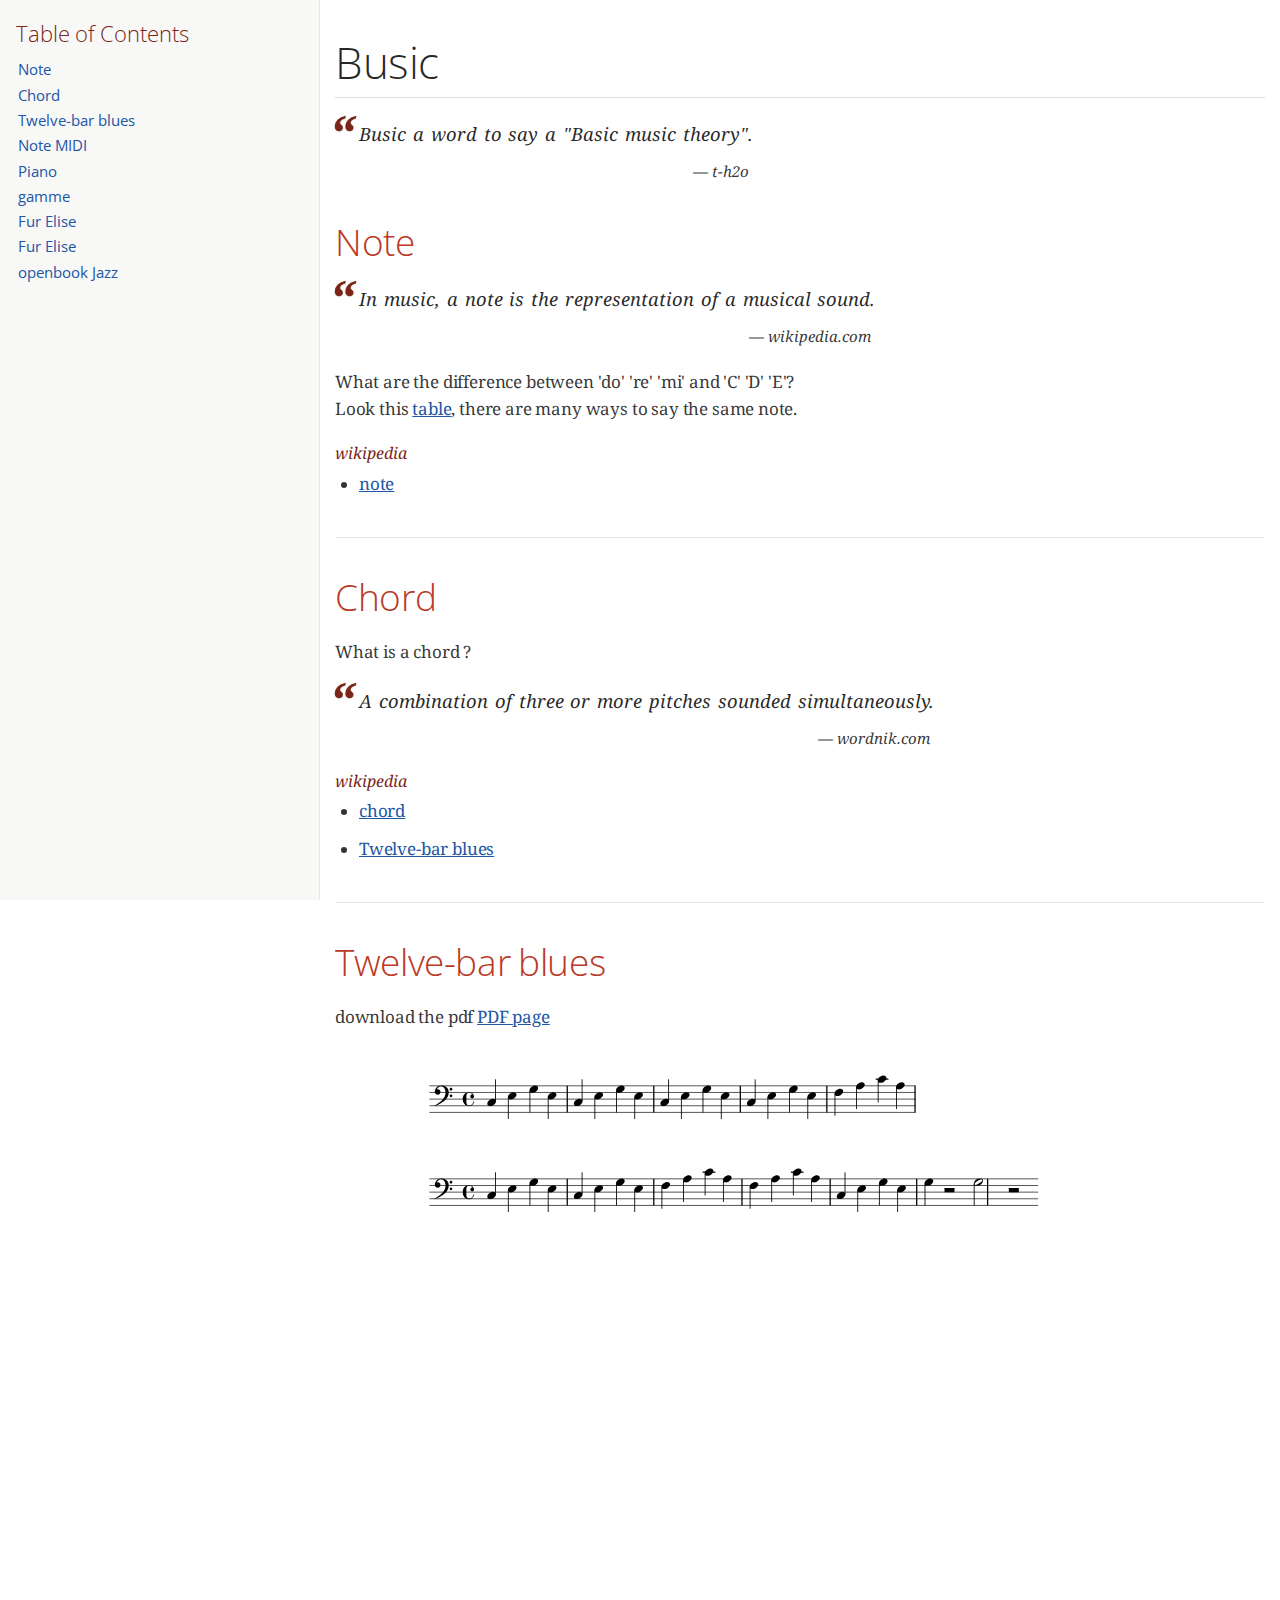
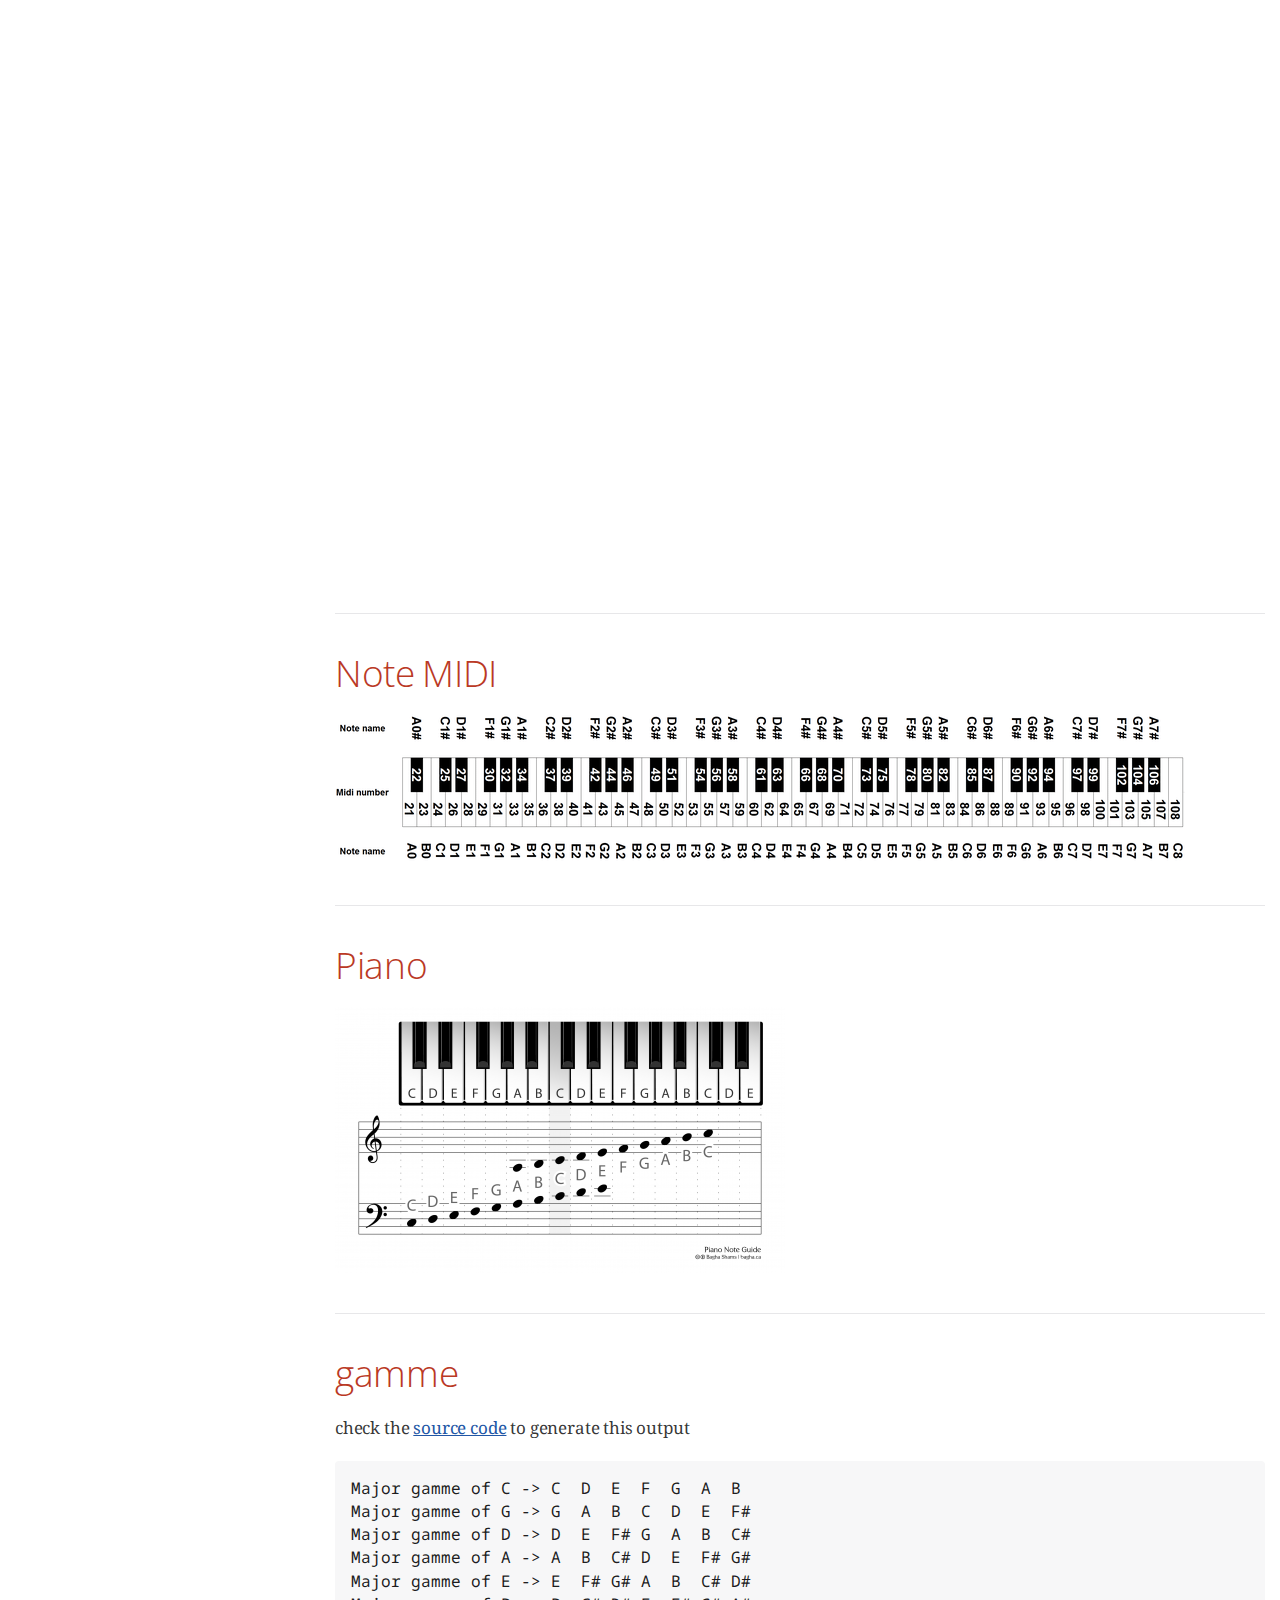
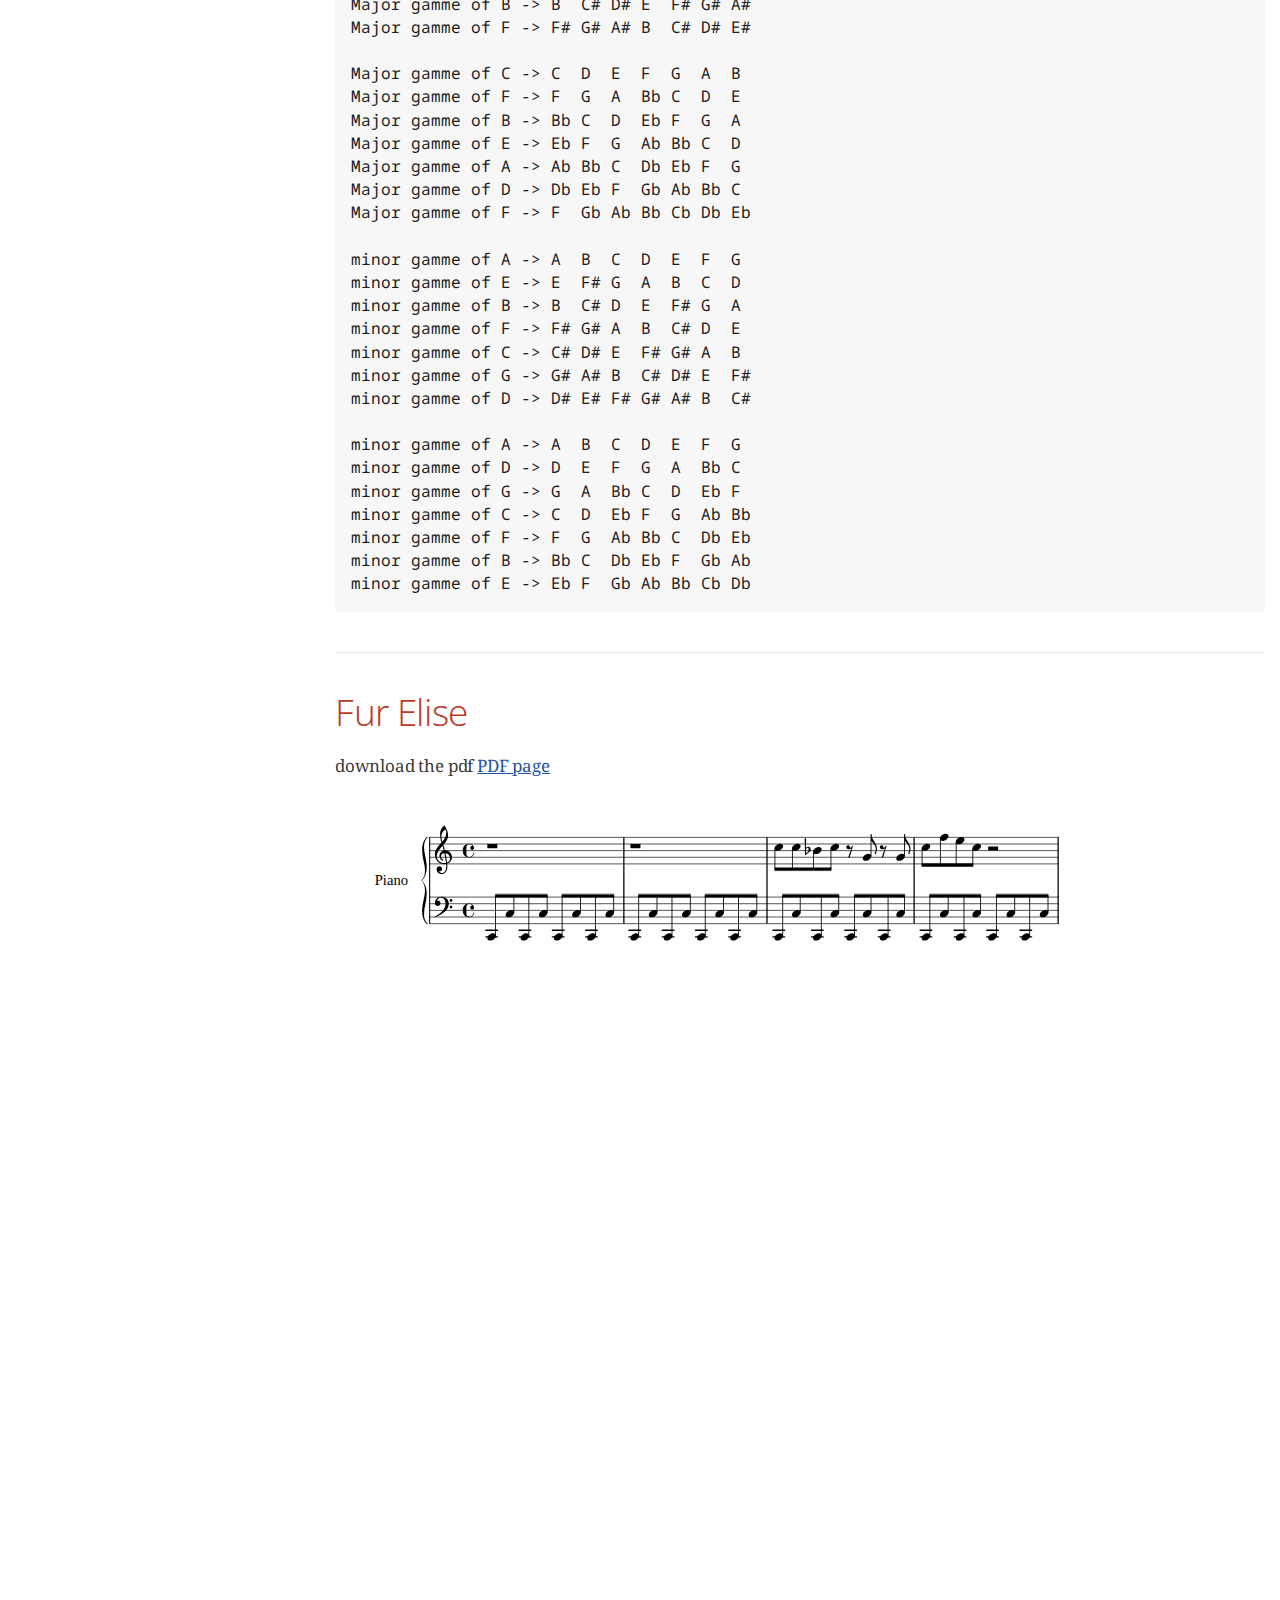
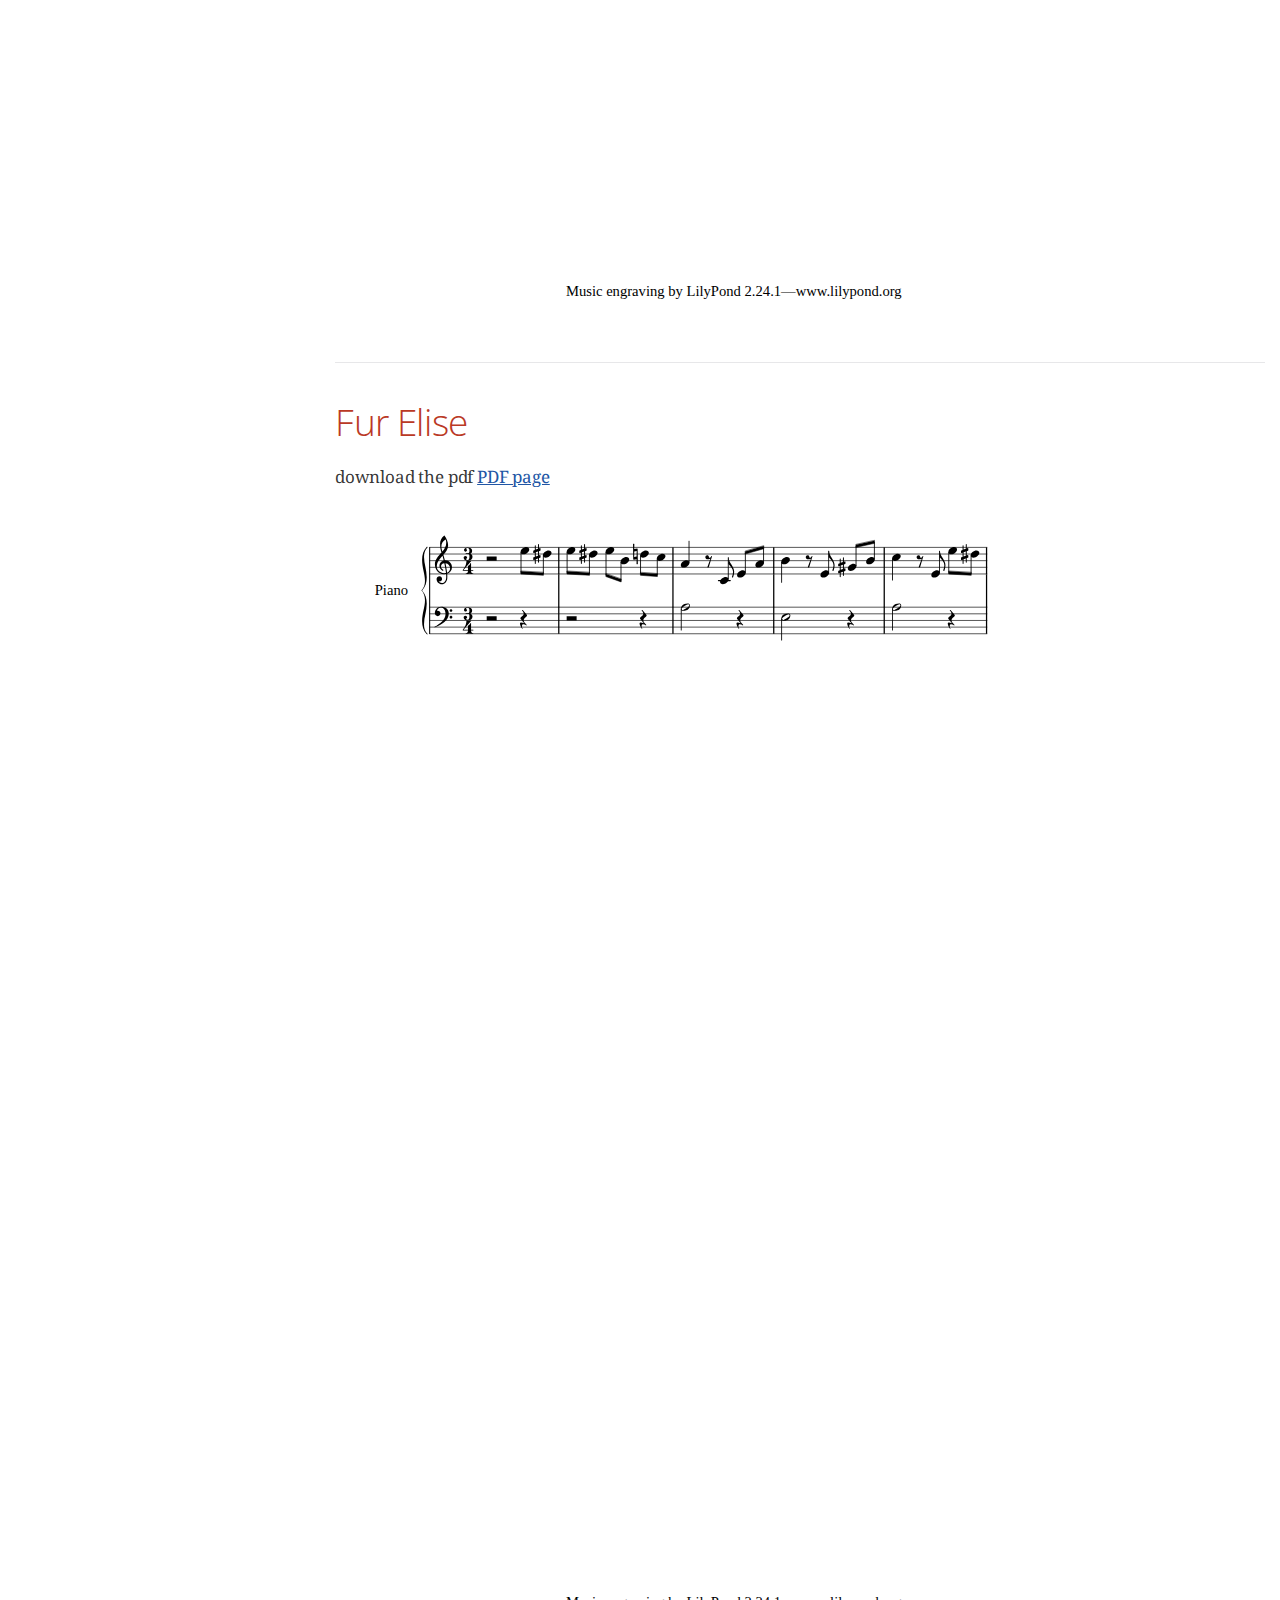
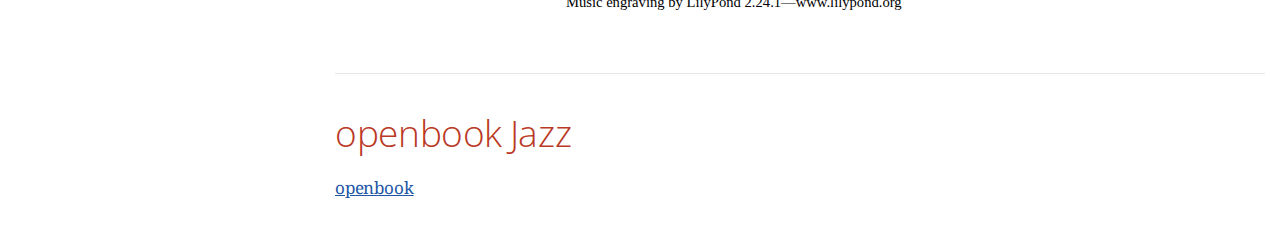
<file: docs/index.html>
<!DOCTYPE html>
<html lang="en">
<head>
<meta charset="UTF-8">
<meta http-equiv="X-UA-Compatible" content="IE=edge">
<meta name="viewport" content="width=device-width, initial-scale=1.0">
<meta name="generator" content="Asciidoctor 2.0.18">
<title>Busic</title>
<link rel="stylesheet" href="https://fonts.googleapis.com/css?family=Open+Sans:300,300italic,400,400italic,600,600italic%7CNoto+Serif:400,400italic,700,700italic%7CDroid+Sans+Mono:400,700">
<style>
/*! Asciidoctor default stylesheet | MIT License | https://asciidoctor.org */
/* Uncomment the following line when using as a custom stylesheet */
/* @import "https://fonts.googleapis.com/css?family=Open+Sans:300,300italic,400,400italic,600,600italic%7CNoto+Serif:400,400italic,700,700italic%7CDroid+Sans+Mono:400,700"; */
html{font-family:sans-serif;-webkit-text-size-adjust:100%}
a{background:none}
a:focus{outline:thin dotted}
a:active,a:hover{outline:0}
h1{font-size:2em;margin:.67em 0}
b,strong{font-weight:bold}
abbr{font-size:.9em}
abbr[title]{cursor:help;border-bottom:1px dotted #dddddf;text-decoration:none}
dfn{font-style:italic}
hr{height:0}
mark{background:#ff0;color:#000}
code,kbd,pre,samp{font-family:monospace;font-size:1em}
pre{white-space:pre-wrap}
q{quotes:"\201C" "\201D" "\2018" "\2019"}
small{font-size:80%}
sub,sup{font-size:75%;line-height:0;position:relative;vertical-align:baseline}
sup{top:-.5em}
sub{bottom:-.25em}
img{border:0}
svg:not(:root){overflow:hidden}
figure{margin:0}
audio,video{display:inline-block}
audio:not([controls]){display:none;height:0}
fieldset{border:1px solid silver;margin:0 2px;padding:.35em .625em .75em}
legend{border:0;padding:0}
button,input,select,textarea{font-family:inherit;font-size:100%;margin:0}
button,input{line-height:normal}
button,select{text-transform:none}
button,html input[type=button],input[type=reset],input[type=submit]{-webkit-appearance:button;cursor:pointer}
button[disabled],html input[disabled]{cursor:default}
input[type=checkbox],input[type=radio]{padding:0}
button::-moz-focus-inner,input::-moz-focus-inner{border:0;padding:0}
textarea{overflow:auto;vertical-align:top}
table{border-collapse:collapse;border-spacing:0}
*,::before,::after{box-sizing:border-box}
html,body{font-size:100%}
body{background:#fff;color:rgba(0,0,0,.8);padding:0;margin:0;font-family:"Noto Serif","DejaVu Serif",serif;line-height:1;position:relative;cursor:auto;-moz-tab-size:4;-o-tab-size:4;tab-size:4;word-wrap:anywhere;-moz-osx-font-smoothing:grayscale;-webkit-font-smoothing:antialiased}
a:hover{cursor:pointer}
img,object,embed{max-width:100%;height:auto}
object,embed{height:100%}
img{-ms-interpolation-mode:bicubic}
.left{float:left!important}
.right{float:right!important}
.text-left{text-align:left!important}
.text-right{text-align:right!important}
.text-center{text-align:center!important}
.text-justify{text-align:justify!important}
.hide{display:none}
img,object,svg{display:inline-block;vertical-align:middle}
textarea{height:auto;min-height:50px}
select{width:100%}
.subheader,.admonitionblock td.content>.title,.audioblock>.title,.exampleblock>.title,.imageblock>.title,.listingblock>.title,.literalblock>.title,.stemblock>.title,.openblock>.title,.paragraph>.title,.quoteblock>.title,table.tableblock>.title,.verseblock>.title,.videoblock>.title,.dlist>.title,.olist>.title,.ulist>.title,.qlist>.title,.hdlist>.title{line-height:1.45;color:#7a2518;font-weight:400;margin-top:0;margin-bottom:.25em}
div,dl,dt,dd,ul,ol,li,h1,h2,h3,#toctitle,.sidebarblock>.content>.title,h4,h5,h6,pre,form,p,blockquote,th,td{margin:0;padding:0}
a{color:#2156a5;text-decoration:underline;line-height:inherit}
a:hover,a:focus{color:#1d4b8f}
a img{border:0}
p{line-height:1.6;margin-bottom:1.25em;text-rendering:optimizeLegibility}
p aside{font-size:.875em;line-height:1.35;font-style:italic}
h1,h2,h3,#toctitle,.sidebarblock>.content>.title,h4,h5,h6{font-family:"Open Sans","DejaVu Sans",sans-serif;font-weight:300;font-style:normal;color:#ba3925;text-rendering:optimizeLegibility;margin-top:1em;margin-bottom:.5em;line-height:1.0125em}
h1 small,h2 small,h3 small,#toctitle small,.sidebarblock>.content>.title small,h4 small,h5 small,h6 small{font-size:60%;color:#e99b8f;line-height:0}
h1{font-size:2.125em}
h2{font-size:1.6875em}
h3,#toctitle,.sidebarblock>.content>.title{font-size:1.375em}
h4,h5{font-size:1.125em}
h6{font-size:1em}
hr{border:solid #dddddf;border-width:1px 0 0;clear:both;margin:1.25em 0 1.1875em}
em,i{font-style:italic;line-height:inherit}
strong,b{font-weight:bold;line-height:inherit}
small{font-size:60%;line-height:inherit}
code{font-family:"Droid Sans Mono","DejaVu Sans Mono",monospace;font-weight:400;color:rgba(0,0,0,.9)}
ul,ol,dl{line-height:1.6;margin-bottom:1.25em;list-style-position:outside;font-family:inherit}
ul,ol{margin-left:1.5em}
ul li ul,ul li ol{margin-left:1.25em;margin-bottom:0}
ul.circle{list-style-type:circle}
ul.disc{list-style-type:disc}
ul.square{list-style-type:square}
ul.circle ul:not([class]),ul.disc ul:not([class]),ul.square ul:not([class]){list-style:inherit}
ol li ul,ol li ol{margin-left:1.25em;margin-bottom:0}
dl dt{margin-bottom:.3125em;font-weight:bold}
dl dd{margin-bottom:1.25em}
blockquote{margin:0 0 1.25em;padding:.5625em 1.25em 0 1.1875em;border-left:1px solid #ddd}
blockquote,blockquote p{line-height:1.6;color:rgba(0,0,0,.85)}
@media screen and (min-width:768px){h1,h2,h3,#toctitle,.sidebarblock>.content>.title,h4,h5,h6{line-height:1.2}
h1{font-size:2.75em}
h2{font-size:2.3125em}
h3,#toctitle,.sidebarblock>.content>.title{font-size:1.6875em}
h4{font-size:1.4375em}}
table{background:#fff;margin-bottom:1.25em;border:1px solid #dedede;word-wrap:normal}
table thead,table tfoot{background:#f7f8f7}
table thead tr th,table thead tr td,table tfoot tr th,table tfoot tr td{padding:.5em .625em .625em;font-size:inherit;color:rgba(0,0,0,.8);text-align:left}
table tr th,table tr td{padding:.5625em .625em;font-size:inherit;color:rgba(0,0,0,.8)}
table tr.even,table tr.alt{background:#f8f8f7}
table thead tr th,table tfoot tr th,table tbody tr td,table tr td,table tfoot tr td{line-height:1.6}
h1,h2,h3,#toctitle,.sidebarblock>.content>.title,h4,h5,h6{line-height:1.2;word-spacing:-.05em}
h1 strong,h2 strong,h3 strong,#toctitle strong,.sidebarblock>.content>.title strong,h4 strong,h5 strong,h6 strong{font-weight:400}
.center{margin-left:auto;margin-right:auto}
.stretch{width:100%}
.clearfix::before,.clearfix::after,.float-group::before,.float-group::after{content:" ";display:table}
.clearfix::after,.float-group::after{clear:both}
:not(pre).nobreak{word-wrap:normal}
:not(pre).nowrap{white-space:nowrap}
:not(pre).pre-wrap{white-space:pre-wrap}
:not(pre):not([class^=L])>code{font-size:.9375em;font-style:normal!important;letter-spacing:0;padding:.1em .5ex;word-spacing:-.15em;background:#f7f7f8;border-radius:4px;line-height:1.45;text-rendering:optimizeSpeed}
pre{color:rgba(0,0,0,.9);font-family:"Droid Sans Mono","DejaVu Sans Mono",monospace;line-height:1.45;text-rendering:optimizeSpeed}
pre code,pre pre{color:inherit;font-size:inherit;line-height:inherit}
pre>code{display:block}
pre.nowrap,pre.nowrap pre{white-space:pre;word-wrap:normal}
em em{font-style:normal}
strong strong{font-weight:400}
.keyseq{color:rgba(51,51,51,.8)}
kbd{font-family:"Droid Sans Mono","DejaVu Sans Mono",monospace;display:inline-block;color:rgba(0,0,0,.8);font-size:.65em;line-height:1.45;background:#f7f7f7;border:1px solid #ccc;border-radius:3px;box-shadow:0 1px 0 rgba(0,0,0,.2),inset 0 0 0 .1em #fff;margin:0 .15em;padding:.2em .5em;vertical-align:middle;position:relative;top:-.1em;white-space:nowrap}
.keyseq kbd:first-child{margin-left:0}
.keyseq kbd:last-child{margin-right:0}
.menuseq,.menuref{color:#000}
.menuseq b:not(.caret),.menuref{font-weight:inherit}
.menuseq{word-spacing:-.02em}
.menuseq b.caret{font-size:1.25em;line-height:.8}
.menuseq i.caret{font-weight:bold;text-align:center;width:.45em}
b.button::before,b.button::after{position:relative;top:-1px;font-weight:400}
b.button::before{content:"[";padding:0 3px 0 2px}
b.button::after{content:"]";padding:0 2px 0 3px}
p a>code:hover{color:rgba(0,0,0,.9)}
#header,#content,#footnotes,#footer{width:100%;margin:0 auto;max-width:62.5em;*zoom:1;position:relative;padding-left:.9375em;padding-right:.9375em}
#header::before,#header::after,#content::before,#content::after,#footnotes::before,#footnotes::after,#footer::before,#footer::after{content:" ";display:table}
#header::after,#content::after,#footnotes::after,#footer::after{clear:both}
#content{margin-top:1.25em}
#content::before{content:none}
#header>h1:first-child{color:rgba(0,0,0,.85);margin-top:2.25rem;margin-bottom:0}
#header>h1:first-child+#toc{margin-top:8px;border-top:1px solid #dddddf}
#header>h1:only-child,body.toc2 #header>h1:nth-last-child(2){border-bottom:1px solid #dddddf;padding-bottom:8px}
#header .details{border-bottom:1px solid #dddddf;line-height:1.45;padding-top:.25em;padding-bottom:.25em;padding-left:.25em;color:rgba(0,0,0,.6);display:flex;flex-flow:row wrap}
#header .details span:first-child{margin-left:-.125em}
#header .details span.email a{color:rgba(0,0,0,.85)}
#header .details br{display:none}
#header .details br+span::before{content:"\00a0\2013\00a0"}
#header .details br+span.author::before{content:"\00a0\22c5\00a0";color:rgba(0,0,0,.85)}
#header .details br+span#revremark::before{content:"\00a0|\00a0"}
#header #revnumber{text-transform:capitalize}
#header #revnumber::after{content:"\00a0"}
#content>h1:first-child:not([class]){color:rgba(0,0,0,.85);border-bottom:1px solid #dddddf;padding-bottom:8px;margin-top:0;padding-top:1rem;margin-bottom:1.25rem}
#toc{border-bottom:1px solid #e7e7e9;padding-bottom:.5em}
#toc>ul{margin-left:.125em}
#toc ul.sectlevel0>li>a{font-style:italic}
#toc ul.sectlevel0 ul.sectlevel1{margin:.5em 0}
#toc ul{font-family:"Open Sans","DejaVu Sans",sans-serif;list-style-type:none}
#toc li{line-height:1.3334;margin-top:.3334em}
#toc a{text-decoration:none}
#toc a:active{text-decoration:underline}
#toctitle{color:#7a2518;font-size:1.2em}
@media screen and (min-width:768px){#toctitle{font-size:1.375em}
body.toc2{padding-left:15em;padding-right:0}
#toc.toc2{margin-top:0!important;background:#f8f8f7;position:fixed;width:15em;left:0;top:0;border-right:1px solid #e7e7e9;border-top-width:0!important;border-bottom-width:0!important;z-index:1000;padding:1.25em 1em;height:100%;overflow:auto}
#toc.toc2 #toctitle{margin-top:0;margin-bottom:.8rem;font-size:1.2em}
#toc.toc2>ul{font-size:.9em;margin-bottom:0}
#toc.toc2 ul ul{margin-left:0;padding-left:1em}
#toc.toc2 ul.sectlevel0 ul.sectlevel1{padding-left:0;margin-top:.5em;margin-bottom:.5em}
body.toc2.toc-right{padding-left:0;padding-right:15em}
body.toc2.toc-right #toc.toc2{border-right-width:0;border-left:1px solid #e7e7e9;left:auto;right:0}}
@media screen and (min-width:1280px){body.toc2{padding-left:20em;padding-right:0}
#toc.toc2{width:20em}
#toc.toc2 #toctitle{font-size:1.375em}
#toc.toc2>ul{font-size:.95em}
#toc.toc2 ul ul{padding-left:1.25em}
body.toc2.toc-right{padding-left:0;padding-right:20em}}
#content #toc{border:1px solid #e0e0dc;margin-bottom:1.25em;padding:1.25em;background:#f8f8f7;border-radius:4px}
#content #toc>:first-child{margin-top:0}
#content #toc>:last-child{margin-bottom:0}
#footer{max-width:none;background:rgba(0,0,0,.8);padding:1.25em}
#footer-text{color:hsla(0,0%,100%,.8);line-height:1.44}
#content{margin-bottom:.625em}
.sect1{padding-bottom:.625em}
@media screen and (min-width:768px){#content{margin-bottom:1.25em}
.sect1{padding-bottom:1.25em}}
.sect1:last-child{padding-bottom:0}
.sect1+.sect1{border-top:1px solid #e7e7e9}
#content h1>a.anchor,h2>a.anchor,h3>a.anchor,#toctitle>a.anchor,.sidebarblock>.content>.title>a.anchor,h4>a.anchor,h5>a.anchor,h6>a.anchor{position:absolute;z-index:1001;width:1.5ex;margin-left:-1.5ex;display:block;text-decoration:none!important;visibility:hidden;text-align:center;font-weight:400}
#content h1>a.anchor::before,h2>a.anchor::before,h3>a.anchor::before,#toctitle>a.anchor::before,.sidebarblock>.content>.title>a.anchor::before,h4>a.anchor::before,h5>a.anchor::before,h6>a.anchor::before{content:"\00A7";font-size:.85em;display:block;padding-top:.1em}
#content h1:hover>a.anchor,#content h1>a.anchor:hover,h2:hover>a.anchor,h2>a.anchor:hover,h3:hover>a.anchor,#toctitle:hover>a.anchor,.sidebarblock>.content>.title:hover>a.anchor,h3>a.anchor:hover,#toctitle>a.anchor:hover,.sidebarblock>.content>.title>a.anchor:hover,h4:hover>a.anchor,h4>a.anchor:hover,h5:hover>a.anchor,h5>a.anchor:hover,h6:hover>a.anchor,h6>a.anchor:hover{visibility:visible}
#content h1>a.link,h2>a.link,h3>a.link,#toctitle>a.link,.sidebarblock>.content>.title>a.link,h4>a.link,h5>a.link,h6>a.link{color:#ba3925;text-decoration:none}
#content h1>a.link:hover,h2>a.link:hover,h3>a.link:hover,#toctitle>a.link:hover,.sidebarblock>.content>.title>a.link:hover,h4>a.link:hover,h5>a.link:hover,h6>a.link:hover{color:#a53221}
details,.audioblock,.imageblock,.literalblock,.listingblock,.stemblock,.videoblock{margin-bottom:1.25em}
details{margin-left:1.25rem}
details>summary{cursor:pointer;display:block;position:relative;line-height:1.6;margin-bottom:.625rem;outline:none;-webkit-tap-highlight-color:transparent}
details>summary::-webkit-details-marker{display:none}
details>summary::before{content:"";border:solid transparent;border-left:solid;border-width:.3em 0 .3em .5em;position:absolute;top:.5em;left:-1.25rem;transform:translateX(15%)}
details[open]>summary::before{border:solid transparent;border-top:solid;border-width:.5em .3em 0;transform:translateY(15%)}
details>summary::after{content:"";width:1.25rem;height:1em;position:absolute;top:.3em;left:-1.25rem}
.admonitionblock td.content>.title,.audioblock>.title,.exampleblock>.title,.imageblock>.title,.listingblock>.title,.literalblock>.title,.stemblock>.title,.openblock>.title,.paragraph>.title,.quoteblock>.title,table.tableblock>.title,.verseblock>.title,.videoblock>.title,.dlist>.title,.olist>.title,.ulist>.title,.qlist>.title,.hdlist>.title{text-rendering:optimizeLegibility;text-align:left;font-family:"Noto Serif","DejaVu Serif",serif;font-size:1rem;font-style:italic}
table.tableblock.fit-content>caption.title{white-space:nowrap;width:0}
.paragraph.lead>p,#preamble>.sectionbody>[class=paragraph]:first-of-type p{font-size:1.21875em;line-height:1.6;color:rgba(0,0,0,.85)}
.admonitionblock>table{border-collapse:separate;border:0;background:none;width:100%}
.admonitionblock>table td.icon{text-align:center;width:80px}
.admonitionblock>table td.icon img{max-width:none}
.admonitionblock>table td.icon .title{font-weight:bold;font-family:"Open Sans","DejaVu Sans",sans-serif;text-transform:uppercase}
.admonitionblock>table td.content{padding-left:1.125em;padding-right:1.25em;border-left:1px solid #dddddf;color:rgba(0,0,0,.6);word-wrap:anywhere}
.admonitionblock>table td.content>:last-child>:last-child{margin-bottom:0}
.exampleblock>.content{border:1px solid #e6e6e6;margin-bottom:1.25em;padding:1.25em;background:#fff;border-radius:4px}
.exampleblock>.content>:first-child{margin-top:0}
.exampleblock>.content>:last-child{margin-bottom:0}
.sidebarblock{border:1px solid #dbdbd6;margin-bottom:1.25em;padding:1.25em;background:#f3f3f2;border-radius:4px}
.sidebarblock>:first-child{margin-top:0}
.sidebarblock>:last-child{margin-bottom:0}
.sidebarblock>.content>.title{color:#7a2518;margin-top:0;text-align:center}
.exampleblock>.content>:last-child>:last-child,.exampleblock>.content .olist>ol>li:last-child>:last-child,.exampleblock>.content .ulist>ul>li:last-child>:last-child,.exampleblock>.content .qlist>ol>li:last-child>:last-child,.sidebarblock>.content>:last-child>:last-child,.sidebarblock>.content .olist>ol>li:last-child>:last-child,.sidebarblock>.content .ulist>ul>li:last-child>:last-child,.sidebarblock>.content .qlist>ol>li:last-child>:last-child{margin-bottom:0}
.literalblock pre,.listingblock>.content>pre{border-radius:4px;overflow-x:auto;padding:1em;font-size:.8125em}
@media screen and (min-width:768px){.literalblock pre,.listingblock>.content>pre{font-size:.90625em}}
@media screen and (min-width:1280px){.literalblock pre,.listingblock>.content>pre{font-size:1em}}
.literalblock pre,.listingblock>.content>pre:not(.highlight),.listingblock>.content>pre[class=highlight],.listingblock>.content>pre[class^="highlight "]{background:#f7f7f8}
.literalblock.output pre{color:#f7f7f8;background:rgba(0,0,0,.9)}
.listingblock>.content{position:relative}
.listingblock code[data-lang]::before{display:none;content:attr(data-lang);position:absolute;font-size:.75em;top:.425rem;right:.5rem;line-height:1;text-transform:uppercase;color:inherit;opacity:.5}
.listingblock:hover code[data-lang]::before{display:block}
.listingblock.terminal pre .command::before{content:attr(data-prompt);padding-right:.5em;color:inherit;opacity:.5}
.listingblock.terminal pre .command:not([data-prompt])::before{content:"$"}
.listingblock pre.highlightjs{padding:0}
.listingblock pre.highlightjs>code{padding:1em;border-radius:4px}
.listingblock pre.prettyprint{border-width:0}
.prettyprint{background:#f7f7f8}
pre.prettyprint .linenums{line-height:1.45;margin-left:2em}
pre.prettyprint li{background:none;list-style-type:inherit;padding-left:0}
pre.prettyprint li code[data-lang]::before{opacity:1}
pre.prettyprint li:not(:first-child) code[data-lang]::before{display:none}
table.linenotable{border-collapse:separate;border:0;margin-bottom:0;background:none}
table.linenotable td[class]{color:inherit;vertical-align:top;padding:0;line-height:inherit;white-space:normal}
table.linenotable td.code{padding-left:.75em}
table.linenotable td.linenos,pre.pygments .linenos{border-right:1px solid;opacity:.35;padding-right:.5em;-webkit-user-select:none;-moz-user-select:none;-ms-user-select:none;user-select:none}
pre.pygments span.linenos{display:inline-block;margin-right:.75em}
.quoteblock{margin:0 1em 1.25em 1.5em;display:table}
.quoteblock:not(.excerpt)>.title{margin-left:-1.5em;margin-bottom:.75em}
.quoteblock blockquote,.quoteblock p{color:rgba(0,0,0,.85);font-size:1.15rem;line-height:1.75;word-spacing:.1em;letter-spacing:0;font-style:italic;text-align:justify}
.quoteblock blockquote{margin:0;padding:0;border:0}
.quoteblock blockquote::before{content:"\201c";float:left;font-size:2.75em;font-weight:bold;line-height:.6em;margin-left:-.6em;color:#7a2518;text-shadow:0 1px 2px rgba(0,0,0,.1)}
.quoteblock blockquote>.paragraph:last-child p{margin-bottom:0}
.quoteblock .attribution{margin-top:.75em;margin-right:.5ex;text-align:right}
.verseblock{margin:0 1em 1.25em}
.verseblock pre{font-family:"Open Sans","DejaVu Sans",sans-serif;font-size:1.15rem;color:rgba(0,0,0,.85);font-weight:300;text-rendering:optimizeLegibility}
.verseblock pre strong{font-weight:400}
.verseblock .attribution{margin-top:1.25rem;margin-left:.5ex}
.quoteblock .attribution,.verseblock .attribution{font-size:.9375em;line-height:1.45;font-style:italic}
.quoteblock .attribution br,.verseblock .attribution br{display:none}
.quoteblock .attribution cite,.verseblock .attribution cite{display:block;letter-spacing:-.025em;color:rgba(0,0,0,.6)}
.quoteblock.abstract blockquote::before,.quoteblock.excerpt blockquote::before,.quoteblock .quoteblock blockquote::before{display:none}
.quoteblock.abstract blockquote,.quoteblock.abstract p,.quoteblock.excerpt blockquote,.quoteblock.excerpt p,.quoteblock .quoteblock blockquote,.quoteblock .quoteblock p{line-height:1.6;word-spacing:0}
.quoteblock.abstract{margin:0 1em 1.25em;display:block}
.quoteblock.abstract>.title{margin:0 0 .375em;font-size:1.15em;text-align:center}
.quoteblock.excerpt>blockquote,.quoteblock .quoteblock{padding:0 0 .25em 1em;border-left:.25em solid #dddddf}
.quoteblock.excerpt,.quoteblock .quoteblock{margin-left:0}
.quoteblock.excerpt blockquote,.quoteblock.excerpt p,.quoteblock .quoteblock blockquote,.quoteblock .quoteblock p{color:inherit;font-size:1.0625rem}
.quoteblock.excerpt .attribution,.quoteblock .quoteblock .attribution{color:inherit;font-size:.85rem;text-align:left;margin-right:0}
p.tableblock:last-child{margin-bottom:0}
td.tableblock>.content{margin-bottom:1.25em;word-wrap:anywhere}
td.tableblock>.content>:last-child{margin-bottom:-1.25em}
table.tableblock,th.tableblock,td.tableblock{border:0 solid #dedede}
table.grid-all>*>tr>*{border-width:1px}
table.grid-cols>*>tr>*{border-width:0 1px}
table.grid-rows>*>tr>*{border-width:1px 0}
table.frame-all{border-width:1px}
table.frame-ends{border-width:1px 0}
table.frame-sides{border-width:0 1px}
table.frame-none>colgroup+*>:first-child>*,table.frame-sides>colgroup+*>:first-child>*{border-top-width:0}
table.frame-none>:last-child>:last-child>*,table.frame-sides>:last-child>:last-child>*{border-bottom-width:0}
table.frame-none>*>tr>:first-child,table.frame-ends>*>tr>:first-child{border-left-width:0}
table.frame-none>*>tr>:last-child,table.frame-ends>*>tr>:last-child{border-right-width:0}
table.stripes-all>*>tr,table.stripes-odd>*>tr:nth-of-type(odd),table.stripes-even>*>tr:nth-of-type(even),table.stripes-hover>*>tr:hover{background:#f8f8f7}
th.halign-left,td.halign-left{text-align:left}
th.halign-right,td.halign-right{text-align:right}
th.halign-center,td.halign-center{text-align:center}
th.valign-top,td.valign-top{vertical-align:top}
th.valign-bottom,td.valign-bottom{vertical-align:bottom}
th.valign-middle,td.valign-middle{vertical-align:middle}
table thead th,table tfoot th{font-weight:bold}
tbody tr th{background:#f7f8f7}
tbody tr th,tbody tr th p,tfoot tr th,tfoot tr th p{color:rgba(0,0,0,.8);font-weight:bold}
p.tableblock>code:only-child{background:none;padding:0}
p.tableblock{font-size:1em}
ol{margin-left:1.75em}
ul li ol{margin-left:1.5em}
dl dd{margin-left:1.125em}
dl dd:last-child,dl dd:last-child>:last-child{margin-bottom:0}
li p,ul dd,ol dd,.olist .olist,.ulist .ulist,.ulist .olist,.olist .ulist{margin-bottom:.625em}
ul.checklist,ul.none,ol.none,ul.no-bullet,ol.no-bullet,ol.unnumbered,ul.unstyled,ol.unstyled{list-style-type:none}
ul.no-bullet,ol.no-bullet,ol.unnumbered{margin-left:.625em}
ul.unstyled,ol.unstyled{margin-left:0}
li>p:empty:only-child::before{content:"";display:inline-block}
ul.checklist>li>p:first-child{margin-left:-1em}
ul.checklist>li>p:first-child>.fa-square-o:first-child,ul.checklist>li>p:first-child>.fa-check-square-o:first-child{width:1.25em;font-size:.8em;position:relative;bottom:.125em}
ul.checklist>li>p:first-child>input[type=checkbox]:first-child{margin-right:.25em}
ul.inline{display:flex;flex-flow:row wrap;list-style:none;margin:0 0 .625em -1.25em}
ul.inline>li{margin-left:1.25em}
.unstyled dl dt{font-weight:400;font-style:normal}
ol.arabic{list-style-type:decimal}
ol.decimal{list-style-type:decimal-leading-zero}
ol.loweralpha{list-style-type:lower-alpha}
ol.upperalpha{list-style-type:upper-alpha}
ol.lowerroman{list-style-type:lower-roman}
ol.upperroman{list-style-type:upper-roman}
ol.lowergreek{list-style-type:lower-greek}
.hdlist>table,.colist>table{border:0;background:none}
.hdlist>table>tbody>tr,.colist>table>tbody>tr{background:none}
td.hdlist1,td.hdlist2{vertical-align:top;padding:0 .625em}
td.hdlist1{font-weight:bold;padding-bottom:1.25em}
td.hdlist2{word-wrap:anywhere}
.literalblock+.colist,.listingblock+.colist{margin-top:-.5em}
.colist td:not([class]):first-child{padding:.4em .75em 0;line-height:1;vertical-align:top}
.colist td:not([class]):first-child img{max-width:none}
.colist td:not([class]):last-child{padding:.25em 0}
.thumb,.th{line-height:0;display:inline-block;border:4px solid #fff;box-shadow:0 0 0 1px #ddd}
.imageblock.left{margin:.25em .625em 1.25em 0}
.imageblock.right{margin:.25em 0 1.25em .625em}
.imageblock>.title{margin-bottom:0}
.imageblock.thumb,.imageblock.th{border-width:6px}
.imageblock.thumb>.title,.imageblock.th>.title{padding:0 .125em}
.image.left,.image.right{margin-top:.25em;margin-bottom:.25em;display:inline-block;line-height:0}
.image.left{margin-right:.625em}
.image.right{margin-left:.625em}
a.image{text-decoration:none;display:inline-block}
a.image object{pointer-events:none}
sup.footnote,sup.footnoteref{font-size:.875em;position:static;vertical-align:super}
sup.footnote a,sup.footnoteref a{text-decoration:none}
sup.footnote a:active,sup.footnoteref a:active{text-decoration:underline}
#footnotes{padding-top:.75em;padding-bottom:.75em;margin-bottom:.625em}
#footnotes hr{width:20%;min-width:6.25em;margin:-.25em 0 .75em;border-width:1px 0 0}
#footnotes .footnote{padding:0 .375em 0 .225em;line-height:1.3334;font-size:.875em;margin-left:1.2em;margin-bottom:.2em}
#footnotes .footnote a:first-of-type{font-weight:bold;text-decoration:none;margin-left:-1.05em}
#footnotes .footnote:last-of-type{margin-bottom:0}
#content #footnotes{margin-top:-.625em;margin-bottom:0;padding:.75em 0}
div.unbreakable{page-break-inside:avoid}
.big{font-size:larger}
.small{font-size:smaller}
.underline{text-decoration:underline}
.overline{text-decoration:overline}
.line-through{text-decoration:line-through}
.aqua{color:#00bfbf}
.aqua-background{background:#00fafa}
.black{color:#000}
.black-background{background:#000}
.blue{color:#0000bf}
.blue-background{background:#0000fa}
.fuchsia{color:#bf00bf}
.fuchsia-background{background:#fa00fa}
.gray{color:#606060}
.gray-background{background:#7d7d7d}
.green{color:#006000}
.green-background{background:#007d00}
.lime{color:#00bf00}
.lime-background{background:#00fa00}
.maroon{color:#600000}
.maroon-background{background:#7d0000}
.navy{color:#000060}
.navy-background{background:#00007d}
.olive{color:#606000}
.olive-background{background:#7d7d00}
.purple{color:#600060}
.purple-background{background:#7d007d}
.red{color:#bf0000}
.red-background{background:#fa0000}
.silver{color:#909090}
.silver-background{background:#bcbcbc}
.teal{color:#006060}
.teal-background{background:#007d7d}
.white{color:#bfbfbf}
.white-background{background:#fafafa}
.yellow{color:#bfbf00}
.yellow-background{background:#fafa00}
span.icon>.fa{cursor:default}
a span.icon>.fa{cursor:inherit}
.admonitionblock td.icon [class^="fa icon-"]{font-size:2.5em;text-shadow:1px 1px 2px rgba(0,0,0,.5);cursor:default}
.admonitionblock td.icon .icon-note::before{content:"\f05a";color:#19407c}
.admonitionblock td.icon .icon-tip::before{content:"\f0eb";text-shadow:1px 1px 2px rgba(155,155,0,.8);color:#111}
.admonitionblock td.icon .icon-warning::before{content:"\f071";color:#bf6900}
.admonitionblock td.icon .icon-caution::before{content:"\f06d";color:#bf3400}
.admonitionblock td.icon .icon-important::before{content:"\f06a";color:#bf0000}
.conum[data-value]{display:inline-block;color:#fff!important;background:rgba(0,0,0,.8);border-radius:50%;text-align:center;font-size:.75em;width:1.67em;height:1.67em;line-height:1.67em;font-family:"Open Sans","DejaVu Sans",sans-serif;font-style:normal;font-weight:bold}
.conum[data-value] *{color:#fff!important}
.conum[data-value]+b{display:none}
.conum[data-value]::after{content:attr(data-value)}
pre .conum[data-value]{position:relative;top:-.125em}
b.conum *{color:inherit!important}
.conum:not([data-value]):empty{display:none}
dt,th.tableblock,td.content,div.footnote{text-rendering:optimizeLegibility}
h1,h2,p,td.content,span.alt,summary{letter-spacing:-.01em}
p strong,td.content strong,div.footnote strong{letter-spacing:-.005em}
p,blockquote,dt,td.content,span.alt,summary{font-size:1.0625rem}
p{margin-bottom:1.25rem}
.sidebarblock p,.sidebarblock dt,.sidebarblock td.content,p.tableblock{font-size:1em}
.exampleblock>.content{background:#fffef7;border-color:#e0e0dc;box-shadow:0 1px 4px #e0e0dc}
.print-only{display:none!important}
@page{margin:1.25cm .75cm}
@media print{*{box-shadow:none!important;text-shadow:none!important}
html{font-size:80%}
a{color:inherit!important;text-decoration:underline!important}
a.bare,a[href^="#"],a[href^="mailto:"]{text-decoration:none!important}
a[href^="http:"]:not(.bare)::after,a[href^="https:"]:not(.bare)::after{content:"(" attr(href) ")";display:inline-block;font-size:.875em;padding-left:.25em}
abbr[title]{border-bottom:1px dotted}
abbr[title]::after{content:" (" attr(title) ")"}
pre,blockquote,tr,img,object,svg{page-break-inside:avoid}
thead{display:table-header-group}
svg{max-width:100%}
p,blockquote,dt,td.content{font-size:1em;orphans:3;widows:3}
h2,h3,#toctitle,.sidebarblock>.content>.title{page-break-after:avoid}
#header,#content,#footnotes,#footer{max-width:none}
#toc,.sidebarblock,.exampleblock>.content{background:none!important}
#toc{border-bottom:1px solid #dddddf!important;padding-bottom:0!important}
body.book #header{text-align:center}
body.book #header>h1:first-child{border:0!important;margin:2.5em 0 1em}
body.book #header .details{border:0!important;display:block;padding:0!important}
body.book #header .details span:first-child{margin-left:0!important}
body.book #header .details br{display:block}
body.book #header .details br+span::before{content:none!important}
body.book #toc{border:0!important;text-align:left!important;padding:0!important;margin:0!important}
body.book #toc,body.book #preamble,body.book h1.sect0,body.book .sect1>h2{page-break-before:always}
.listingblock code[data-lang]::before{display:block}
#footer{padding:0 .9375em}
.hide-on-print{display:none!important}
.print-only{display:block!important}
.hide-for-print{display:none!important}
.show-for-print{display:inherit!important}}
@media amzn-kf8,print{#header>h1:first-child{margin-top:1.25rem}
.sect1{padding:0!important}
.sect1+.sect1{border:0}
#footer{background:none}
#footer-text{color:rgba(0,0,0,.6);font-size:.9em}}
@media amzn-kf8{#header,#content,#footnotes,#footer{padding:0}}
</style>
</head>
<body class="article toc2 toc-left">
<div id="header">
<h1>Busic</h1>
<div id="toc" class="toc2">
<div id="toctitle">Table of Contents</div>
<ul class="sectlevel1">
<li><a href="#_note">Note</a></li>
<li><a href="#_chord">Chord</a></li>
<li><a href="#_twelve_bar_blues">Twelve-bar blues</a></li>
<li><a href="#_note_midi">Note MIDI</a></li>
<li><a href="#_piano">Piano</a></li>
<li><a href="#_gamme">gamme</a></li>
<li><a href="#_fur_elise">Fur Elise</a></li>
<li><a href="#_fur_elise_2">Fur Elise</a></li>
<li><a href="#_openbook_jazz">openbook Jazz</a></li>
</ul>
</div>
</div>
<div id="content">
<div id="preamble">
<div class="sectionbody">
<div class="quoteblock">
<blockquote>
<div class="paragraph">
<p>Busic a word to say a "Basic music theory".</p>
</div>
</blockquote>
<div class="attribution">
&#8212; t-h2o
</div>
</div>
</div>
</div>
<div class="sect1">
<h2 id="_note">Note</h2>
<div class="sectionbody">
<div class="quoteblock">
<blockquote>
<div class="paragraph">
<p>In music, a note is the representation of a musical sound.</p>
</div>
</blockquote>
<div class="attribution">
&#8212; wikipedia.com
</div>
</div>
<div class="paragraph">
<p>What are the difference between 'do' 're' 'mi' and 'C' 'D' 'E'?<br>
Look this <a href="https://en.wikipedia.org/wiki/Musical_note#12-tone_chromatic_scale">table</a>, there are many ways to say the same note.</p>
</div>
<div class="ulist">
<div class="title">wikipedia</div>
<ul>
<li>
<p><a href="https://en.wikipedia.org/wiki/Musical_note">note</a></p>
</li>
</ul>
</div>
</div>
</div>
<div class="sect1">
<h2 id="_chord">Chord</h2>
<div class="sectionbody">
<div class="paragraph">
<p>What is a chord ?</p>
</div>
<div class="quoteblock">
<blockquote>
<div class="paragraph">
<p>A combination of three or more pitches sounded simultaneously.</p>
</div>
</blockquote>
<div class="attribution">
&#8212; wordnik.com
</div>
</div>
<div class="ulist">
<div class="title">wikipedia</div>
<ul>
<li>
<p><a href="https://en.wikipedia.org/wiki/Chord_(music)">chord</a></p>
</li>
<li>
<p><a href="https://en.wikipedia.org/wiki/Twelve-bar_blues">Twelve-bar blues</a></p>
</li>
</ul>
</div>
</div>
</div>
<div class="sect1">
<h2 id="_twelve_bar_blues">Twelve-bar blues</h2>
<div class="sectionbody">
<div class="paragraph">
<p>download the pdf <a href="bar-blues.pdf">PDF page</a></p>
</div>
<div class="imageblock">
<div class="content">
<img src="bar-blues.svg" alt="Static">
</div>
</div>
</div>
</div>
<div class="sect1">
<h2 id="_note_midi">Note MIDI</h2>
<div class="sectionbody">
<div class="imageblock">
<div class="content">
<img src="88-notes-classical-keyboard-Note-names-and-MIDI-numbers.png" alt="notes classical keyboard Note names and MIDI numbers">
</div>
</div>
</div>
</div>
<div class="sect1">
<h2 id="_piano">Piano</h2>
<div class="sectionbody">
<div class="imageblock">
<div class="content">
<img src="piano-note-guide.png" alt="piano note guide">
</div>
</div>
</div>
</div>
<div class="sect1">
<h2 id="_gamme">gamme</h2>
<div class="sectionbody">
<div class="paragraph">
<p>check the <a href="https://github.com/t-h2o/busic/blob/main/script/chord.py">source code</a> to generate this output</p>
</div>
<div class="listingblock">
<div class="content">
<pre>Major gamme of C -&gt; C  D  E  F  G  A  B
Major gamme of G -&gt; G  A  B  C  D  E  F#
Major gamme of D -&gt; D  E  F# G  A  B  C#
Major gamme of A -&gt; A  B  C# D  E  F# G#
Major gamme of E -&gt; E  F# G# A  B  C# D#
Major gamme of B -&gt; B  C# D# E  F# G# A#
Major gamme of F -&gt; F# G# A# B  C# D# E#

Major gamme of C -&gt; C  D  E  F  G  A  B
Major gamme of F -&gt; F  G  A  Bb C  D  E
Major gamme of B -&gt; Bb C  D  Eb F  G  A
Major gamme of E -&gt; Eb F  G  Ab Bb C  D
Major gamme of A -&gt; Ab Bb C  Db Eb F  G
Major gamme of D -&gt; Db Eb F  Gb Ab Bb C
Major gamme of F -&gt; F  Gb Ab Bb Cb Db Eb

minor gamme of A -&gt; A  B  C  D  E  F  G
minor gamme of E -&gt; E  F# G  A  B  C  D
minor gamme of B -&gt; B  C# D  E  F# G  A
minor gamme of F -&gt; F# G# A  B  C# D  E
minor gamme of C -&gt; C# D# E  F# G# A  B
minor gamme of G -&gt; G# A# B  C# D# E  F#
minor gamme of D -&gt; D# E# F# G# A# B  C#

minor gamme of A -&gt; A  B  C  D  E  F  G
minor gamme of D -&gt; D  E  F  G  A  Bb C
minor gamme of G -&gt; G  A  Bb C  D  Eb F
minor gamme of C -&gt; C  D  Eb F  G  Ab Bb
minor gamme of F -&gt; F  G  Ab Bb C  Db Eb
minor gamme of B -&gt; Bb C  Db Eb F  Gb Ab
minor gamme of E -&gt; Eb F  Gb Ab Bb Cb Db</pre>
</div>
</div>
</div>
</div>
<div class="sect1">
<h2 id="_fur_elise">Fur Elise</h2>
<div class="sectionbody">
<div class="paragraph">
<p>download the pdf <a href="funky_town.pdf">PDF page</a></p>
</div>
<div class="imageblock">
<div class="content">
<img src="funky_town.svg" alt="Static">
</div>
</div>
</div>
</div>
<div class="sect1">
<h2 id="_fur_elise_2">Fur Elise</h2>
<div class="sectionbody">
<div class="paragraph">
<p>download the pdf <a href="fur_elise.pdf">PDF page</a></p>
</div>
<div class="imageblock">
<div class="content">
<img src="fur_elise.svg" alt="Static">
</div>
</div>
</div>
</div>
<div class="sect1">
<h2 id="_openbook_jazz">openbook Jazz</h2>
<div class="sectionbody">
<div class="paragraph">
<p><a href="https://veltzer.github.io/openbook/output/openbook.pdf">openbook</a></p>
</div>
</div>
</div>
</div>
</body>
</html>
</file>
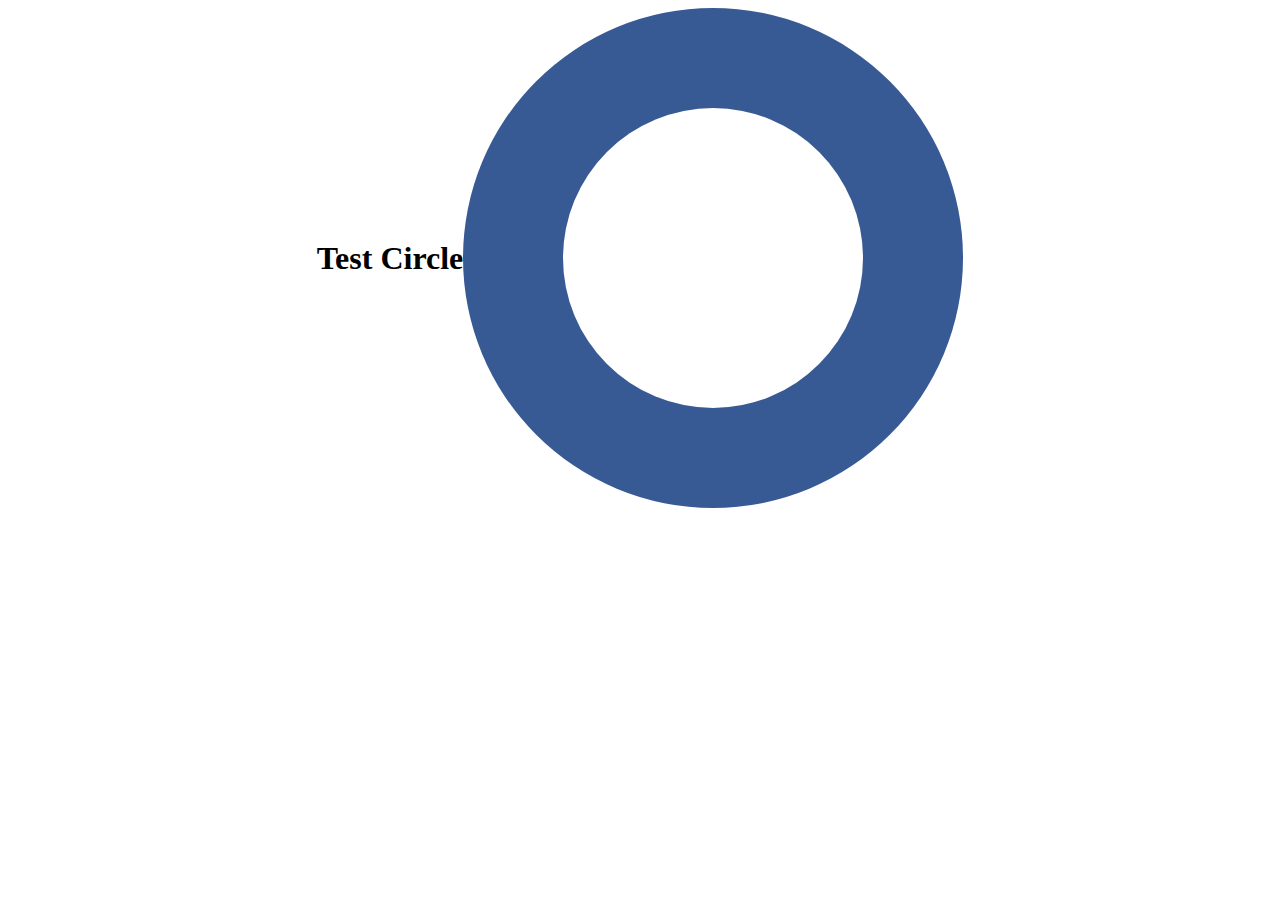
<file: pie-two/index.html>
<!DOCTYPE html>
<html lang="en">
<head>
<meta charset="UTF-8">
<meta http-equiv="X-UA-Compatible" content="IE=edge">
<meta name="viewport" content="width=device-width, initial-scale=1.0">
<link rel="stylesheet" href="styles.css">
<title>my pie</title>
</head>


<body>

  <div id="content">
    <h1>Test Circle</h1>

	</br>

    <div id="outer-circle">
      <div id="inner-circle">
        <span id="inside-content"></span>
      </div>
    </div>

  </div>

</body>
</file>
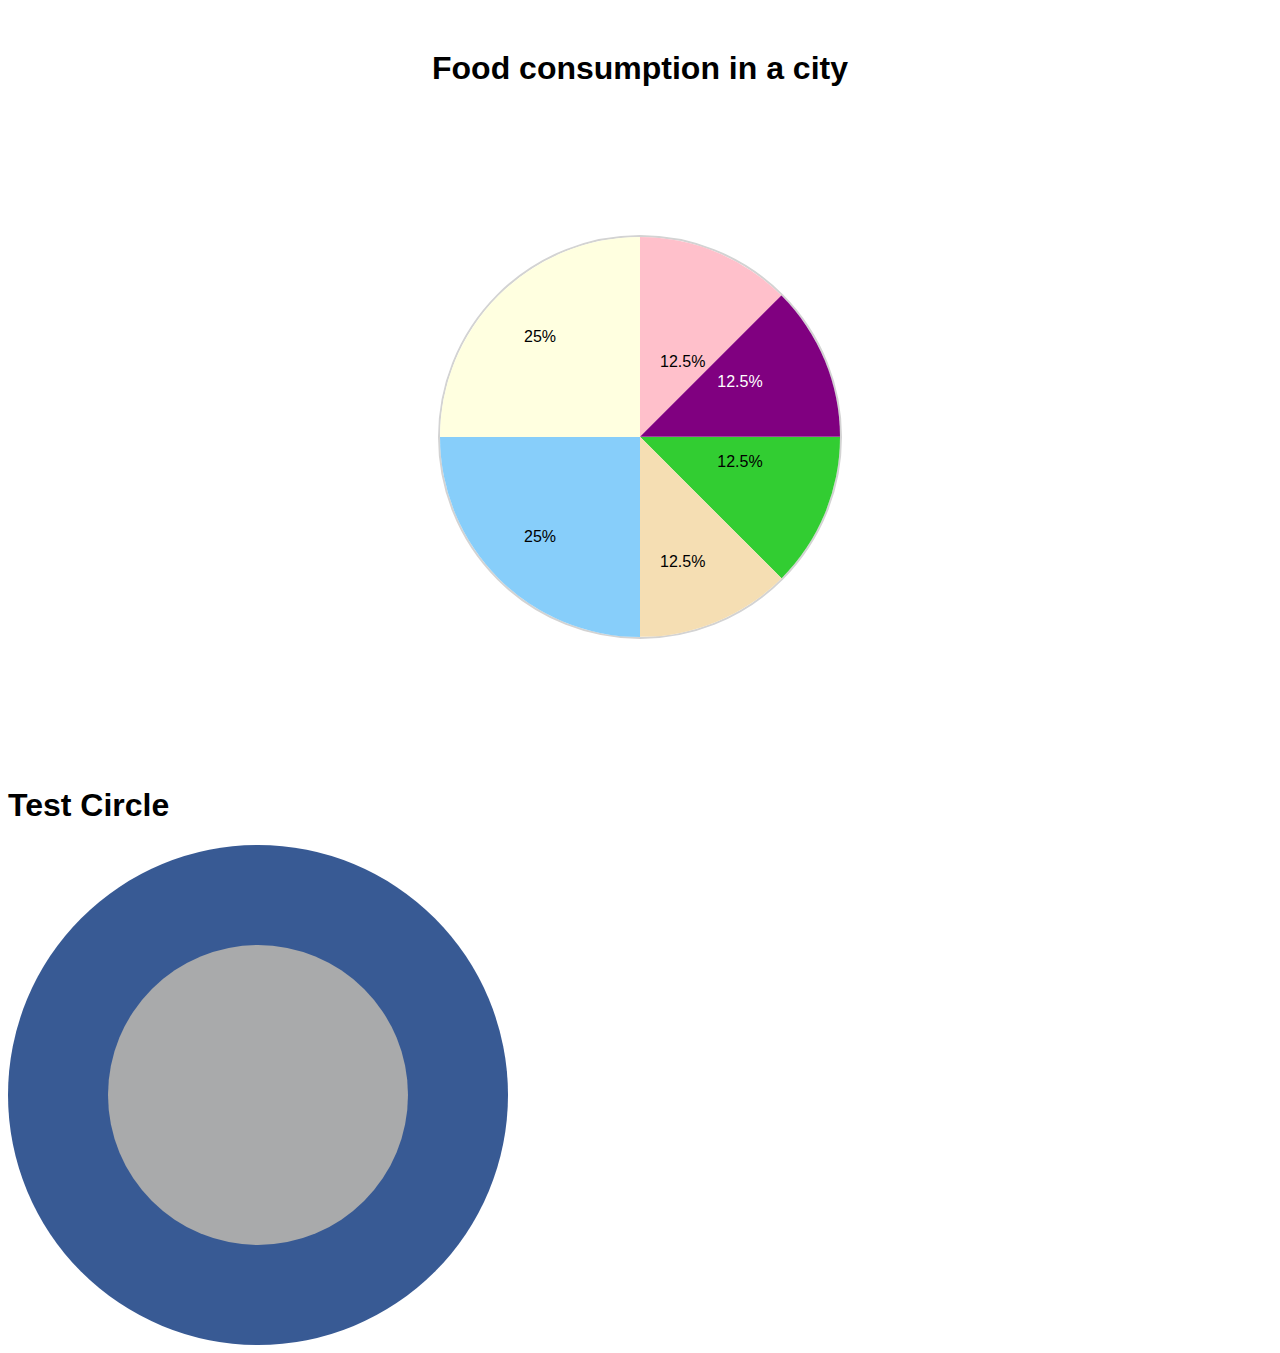
<file: pie/index.html>
<!DOCTYPE html>
<html lang="en">
<head>
<meta charset="UTF-8">
<meta http-equiv="X-UA-Compatible" content="IE=edge">
<meta name="viewport" content="width=device-width, initial-scale=1.0">
<link rel="stylesheet" href="styles.css">
<title>Pie chart</title>
</head>
<body>


<h1 class="heading">Food consumption in a city</h1>
<div class="wrapper">

<div class="pie-wrap">

<div class="light-yellow entry">
    <p>25%</p>
    <p class="entry-value">Rice</p>
</div>

<div class="sky-blue entry">
    <p>25%</p>
    <p class="entry-value">Pasta</p>
</div>

<div class="pink entry">
    <p>12.5%</p>
    <p class="entry-value">Beans </p>
</div>

<div class="purple entry">
    <p> 12.5%</p>
    <p class="entry-value">Plantain</p>
</div>

<div class="green entry">
    <p> 12.5%</p>
    <p class="entry-value">Potato</p>
</div>

<div class="wheat entry">
    <p> 12.5%</p>
    <p class="entry-value">Yam</p>
</div>

</div>

<div class="key-wrap"></div>


</div>

<div id="content">
    <h1>Test Circle</h1>
    <div id="outer-circle">
        <div id="inner-circle">
            <span id="inside-content"></span>
        </div>
    </div>
</div>



</body>
</html>
</file>
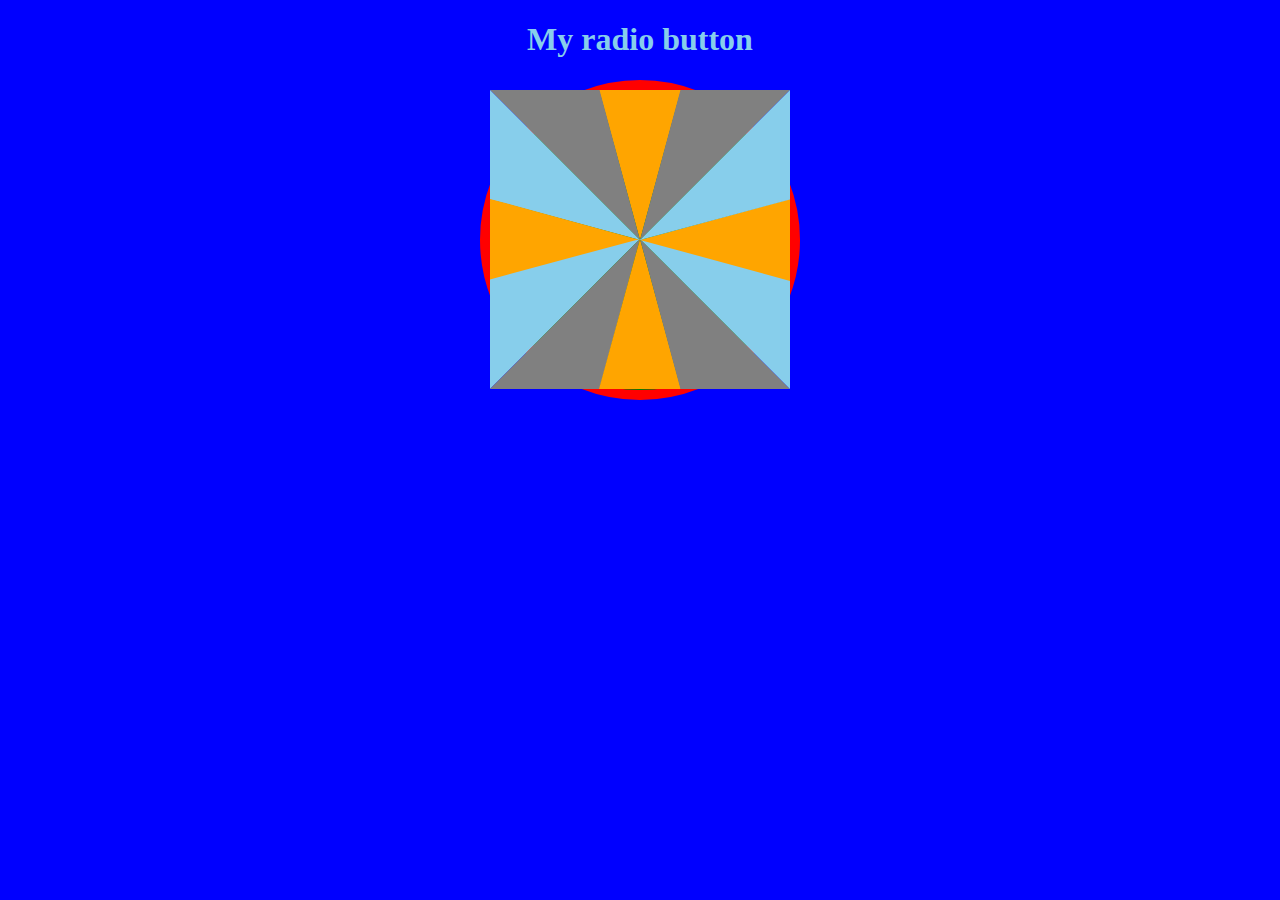
<file: radio-donut/index.html>
<!DOCTYPE html>
<html lang="en">
<head>
<meta charset="UTF-8">
<meta http-equiv="X-UA-Compatible" content="IE=edge">
<meta name="viewport" content="width=device-width, initial-scale=1.0">
<link rel="stylesheet" href="styles.css">
<title>radio button</title>
</head>
<body>

<h1>My radio button</h1>

<div class="all-page">
  <div class="radio-donut">

    <div class="button-c"></div>
    <div class="button-f"></div>
    <div class="button-g"></div>
    <div class="button-bb"></div>
    <div class="button-eb"></div>
    <div class="button-ab"></div>
    <div class="button-cd"></div>
    <div class="button-fd"></div>
    <div class="button-b"></div>
    <div class="button-e"></div>
    <div class="button-a"></div>
    <div class="button-d"></div>

  </div>
</div>

</body>
</html>
</file>
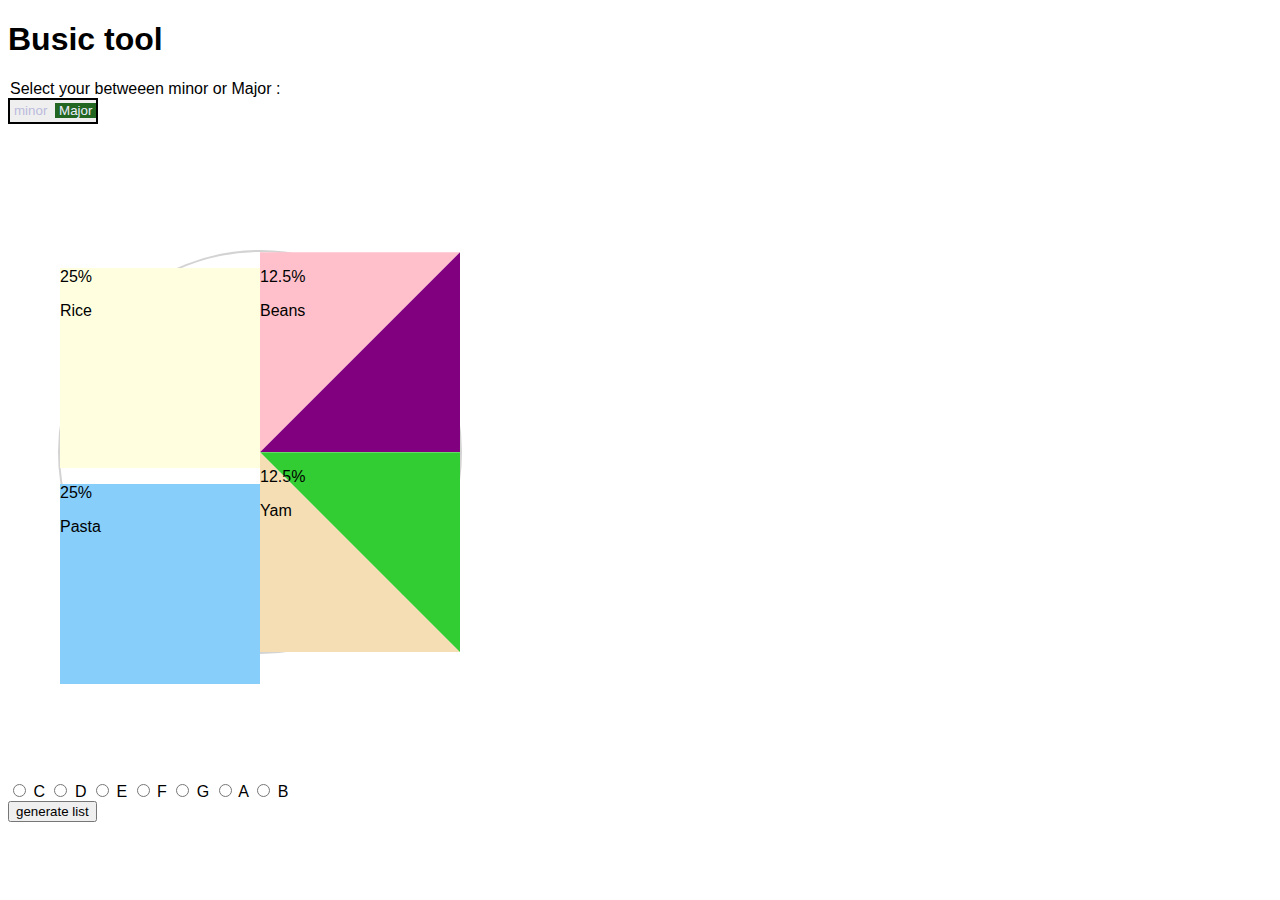
<file: tools/index.html>
<!DOCTYPE html>
<html lang="en">
  <head>
	<link href="main.css" rel="stylesheet" />
    <meta charset="utf-8" />
    <title>Busic tool</title>
  </head>

  <body>
	  <h1>Busic tool</h1>
	  <p>
	<legend>Select your betweeen minor or Major :</legend>
	  <button
  type="button"
  role="switch"
  aria-checked="true"
  id="mmSwitch"
  class="switch">
  <span aria-hidden="true">minor</span>
  <span aria-hidden="true">Major</span>
  </button>


  <div class="pie-wrap">

<div class="light-yellow entry">
    <p>25%</p>
    <p class="entry-value">Rice</p>
</div>

<div class="sky-blue entry">
    <p>25%</p>
    <p class="entry-value">Pasta</p>
</div>

<div class="pink entry">
    <p>12.5%</p>
    <p class="entry-value">Beans </p>
</div>

<div class="purple entry">
    <p> 12.5%</p>
    <p class="entry-value">Plantain</p>
</div>

<div class="green entry">
    <p> 12.5%</p>
    <p class="entry-value">Potato</p>
</div>

<div class="wheat entry">
    <p> 12.5%</p>
    <p class="entry-value">Yam</p>
</div>

</div>

    <div>
      <input type="radio" id="C" name="note" value="do" />
      <label for="do">C</label>

      <input type="radio" id="D" name="note" value="re" />
      <label for="re">D</label>

      <input type="radio" id="E" name="note" value="mi" />
      <label for="mi">E</label>

      <input type="radio" id="F" name="note" value="fa" />
      <label for="fa">F</label>

      <input type="radio" id="G" name="note" value="sol" />
      <label for="sol">G</label>

      <input type="radio" id="A" name="note" value="la" />
      <label for="la">A</label>

      <input type="radio" id="B" name="note" value="si" />
      <label for="si">B</label>
    </div>
    <input type="submit" id="submit"  value="generate list" />
	<p id="result"></p>
	<p id="noteList"></p>
	<script src="script.js" defer></script>
  </body>
</html>
</file>
<file: pie-two/styles.css>
#content{
    display: flex;
    align-items: center;
    justify-content: center;
}

#outer-circle {
  background: #385a94;
  border-radius: 50%;
  height: 500px;
  width: 500px;
  position: relative;
  /*
   Child elements with absolute positioning will be
   positioned relative to this div
  */
}

#inner-circle {
  position: absolute;
  background: white;
  border-radius: 50%;
  height: 300px;
  width: 300px;
  /*
   Put top edge and left edge in the center
  */
  top: 50%;
  left: 50%;
  margin: -150px 0px 0px -150px;
  /*
   Offset the position correctly with
   minus half of the width and minus half of the height
  */
}
</file>
<file: pie/styles.css>
body{
    font-family: Helvetica, sans-serif;
}

.heading{
    text-align: center;
    margin-top: 50px;
}

.wrapper{
    display: flex;
    align-items: center;
    justify-content: center;
}

.pie-wrap{
    border: 2px solid lightgrey;
    width: 400px;
    height: 400px;
    margin: 10% 50px;
    position: relative;
    border-radius: 50%;
    color: black;
	overflow: hidden;
}

.pie-wrap .entry{
    display: flex;
    flex-direction: column;
    justify-content: center;
    align-items: center;
}

/* *the individual entries* */

.sky-blue{
    background-color: lightskyblue;
    height:50%;
    width: 50%;
    display: block;
}

.light-yellow{
    background-color: lightyellow;
    height:50%;
    width: 50%;
}

.pink{
    background-color: pink;
    height:50%;
    position: absolute;
    top: 0px;
    right: 0;
    width: 50%;
    clip-path: polygon(0 0, 100% 0%, 0% 100%);
}

.purple{
    background-color: purple;
    height:50%;
    width: 50%;
    right: 0;
    top: 0;
    position: absolute;
    clip-path:polygon(0% 100%, 100% 0%, 100% 100%);
}

.green{
    background-color: limegreen;
    height:50%;
    width: 50%;
    right: 0;
    top: 50%;
    position: absolute;
    clip-path:polygon(0% 0%, 100% 0%, 100% 100%);
}

.wheat{
    background-color: wheat;
    height:50%;
    width: 50%;
    right: 0;
    top: 50%;
    position: absolute;
    clip-path:polygon(0% 0%, 100% 100%, 0% 100%);
}

.pie-wrap .purple p{
    position: absolute;
    top: 140px;
    color: white;
}
.pie-wrap .purple p:first-child{
    top: 120px;
}

.pie-wrap .green p{
    position: absolute;
    top: 20px;
}

.pie-wrap .green p:first-child{
    top: 0px;
}

.pie-wrap .pink p, .pie-wrap .wheat p{
    position: absolute;
    left: 20px;
    top: 80px;
}

.pie-wrap .pink, .pie-wrap .wheat{
    justify-content: flex-start;
}

.pie-wrap .pink p:first-child, .pie-wrap .wheat p:first-child{
    top: 100px;
}

.entry .entry-value{
    display: none;
    transition: all 500ms linear;
}
.entry:hover .entry-value{
    display: block;
}

.entry{
    transition: all 500ms linear ;
}
.entry:hover{
    filter: invert();
}

.key-wrap label{
    display: block;
    border: 1px solid;
    width: 50px;
    text-align: center;
    padding: 10px 15px;
    cursor: pointer;
    margin-bottom: 8px;
}

input[type="radio"]{
    display: none;
}

.rice-label{
    background-color: lightyellow;
}
.beans-label{
    background-color: pink;
}
.plantain-label{
    background-color: purple;
    color: white;
}
.potato-label{
    background-color: limegreen;
}
.yam-label{
    background-color: wheat;
}
.pasta-label{
    background-color: skyblue;
}

 #outer-circle {
   background: #385a94;
   border-radius: 50%;
   height: 500px;
   width: 500px;
   position: relative;
   /*
    Child elements with absolute positioning will be
    positioned relative to this div
   */
 }
 #inner-circle {
   position: absolute;
   background: #a9aaab;
   border-radius: 50%;
   height: 300px;
   width: 300px;
   /*
    Put top edge and left edge in the center
   */
   top: 50%;
   left: 50%;
   margin: -150px 0px 0px -150px;
   /*
    Offset the position correctly with
    minus half of the width and minus half of the height
   */
 }
</file>
<file: radio-donut/styles.css>
html {
	background-color: blue;
}

h1 {
	text-align: center;
	color: skyblue;
}

.all-page {
	height = 100%;
	width = 100%;
	display: flex;
	justify-content: center;
	align-items: center;
}

.radio-donut {
	background-color: green;
	height: 300px;
	width: 300px;
	border-radius: 50%;
	border: 10px solid;
	border-color: red;
/*	 overflow: hidden; */
}

.button-c {
	background-color: orange;
    left: 109px;
    position: relative;
	height: 150px;
	width: 82px;
	clip-path: polygon(0 0, 50% 100%, 100% 0);
}

.button-f {
    background-color: grey;
    top: -150px;
    position: relative;
    height: 150px;
    width: 150px;
    clip-path: polygon(0 0, 100% 100%, 73% 0);
}

.button-bb {
	background-color: skyblue;
    top: -450px;
    position: relative;
	height: 150px;
	width: 150px;
	clip-path: polygon(0 0, 100% 100%, 0 73%);
}

.button-g {
    background-color: grey;
    top: -300px;
    left: 150px;
    position: relative;
    height: 150px;
    width: 150px;
    clip-path: polygon(100% 0, 0 100%, 27% 0);
}

.button-eb {
	background-color: orange;
    top: -491px;
    position: relative;
	height: 82px;
	width: 150px;
	clip-path: polygon(0 0, 100% 50%, 0 100%);
}

.button-ab {
	background-color: skyblue;
    top: -533px;
    position: relative;
	height: 150px;
	width: 150px;
	clip-path: polygon(0 27%, 100% 0, 0 100%);
}

.button-cd {
    background-color: grey;
    top: -683px;
    position: relative;
    height: 150px;
    width: 150px;
    clip-path: polygon(100% 0, 0 100%, 73% 100%);
}

.button-fd {
	background-color: orange;
    left: 109px;
    top: -833px;
    position: relative;
	height: 150px;
	width: 82px;
	clip-path: polygon(0 100%, 50% 0, 100% 100%);
}

.button-b {
    background-color: grey;
    top: -983px;
	left: 150px;
    position: relative;
    height: 150px;
    width: 150px;
    clip-path: polygon(100% 100%, 0 0, 27% 100%);
}

.button-e {
	background-color: skyblue;
    top: -1133px;
	left: 150px;
    position: relative;
	height: 150px;
	width: 150px;
	clip-path: polygon(100% 27%, 0 0, 100% 100%);
}

.button-a {
	background-color: orange;
    top: -1323px;
	left: 150px;
    position: relative;
	height: 82px;
	width: 150px;
	clip-path: polygon(100% 100%, 0 50%, 100% 0);
}

.button-d {
	background-color: skyblue;
    top: -1514px;
	left: 150px;
    position: relative;
	height: 150px;
	width: 150px;
	clip-path: polygon(0 100%, 100% 0, 100% 73%);
}
</file>
<file: tools/main.css>
button.switch {
  margin: 0;
  padding: 0;
  height: 26px;
  border: 2px solid black;
  display: inline-block;
  margin-right: 0.25em;
  line-height: 20px;
  vertical-align: middle;
  text-align: center;
}

button.switch span {
  padding: 0 4px;
  pointer-events: none;
}

[role="switch"][aria-checked="false"] :first-child,
[role="switch"][aria-checked="true"] :last-child {
  background: #262;
  color: #eef;
}

[role="switch"][aria-checked="false"] :last-child,
[role="switch"][aria-checked="true"] :first-child {
  color: #bbd;
}

label.switch {
  line-height: 20px;
  vertical-align: middle;
  user-select: none;
}

.wrapper{
    display: flex;
    align-items: center;
    justify-content: center;
}

.pie-wrap{
    border: 2px solid lightgrey;
    width: 400px;
    height: 400px;
    margin: 10% 50px;
    position: relative;
    border-radius: 50%;
    color: black;
}

pie-wrap .entry{
    display: flex;
    flex-direction: column;
    justify-content: center;
    align-items: center;
}

/* *the individual entries* */

.sky-blue{
    background-color: lightskyblue;
    height:50%;
    width: 50%;
    display: block;
}

.light-yellow{
    background-color: lightyellow;
    height:50%;
    width: 50%;
}

.pink{
    background-color: pink;
    height:50%;
    position: absolute;
    top: 0px;
    right: 0;
    width: 50%;
    clip-path: polygon(0 0, 100% 0%, 0% 100%);
}

.purple{
    background-color: purple;
    height:50%;
    width: 50%;
    right: 0;
    top: 0;
    position: absolute;
    clip-path:polygon(0% 100%, 100% 0%, 100% 100%);
}

.green{
    background-color: limegreen;
    height:50%;
    width: 50%;
    right: 0;
    top: 50%;
    position: absolute;
    clip-path:polygon(0% 0%, 100% 0%, 100% 100%);
}

.wheat{
    background-color: wheat;
    height:50%;
    width: 50%;
    right: 0;
    top: 50%;
    position: absolute;
    clip-path:polygon(0% 0%, 100% 100%, 0% 100%);
}

body{
    font-family: Helvetica, sans-serif;
}

.heading{
    text-align: center;
    margin-top: 50px;
}
</file>
